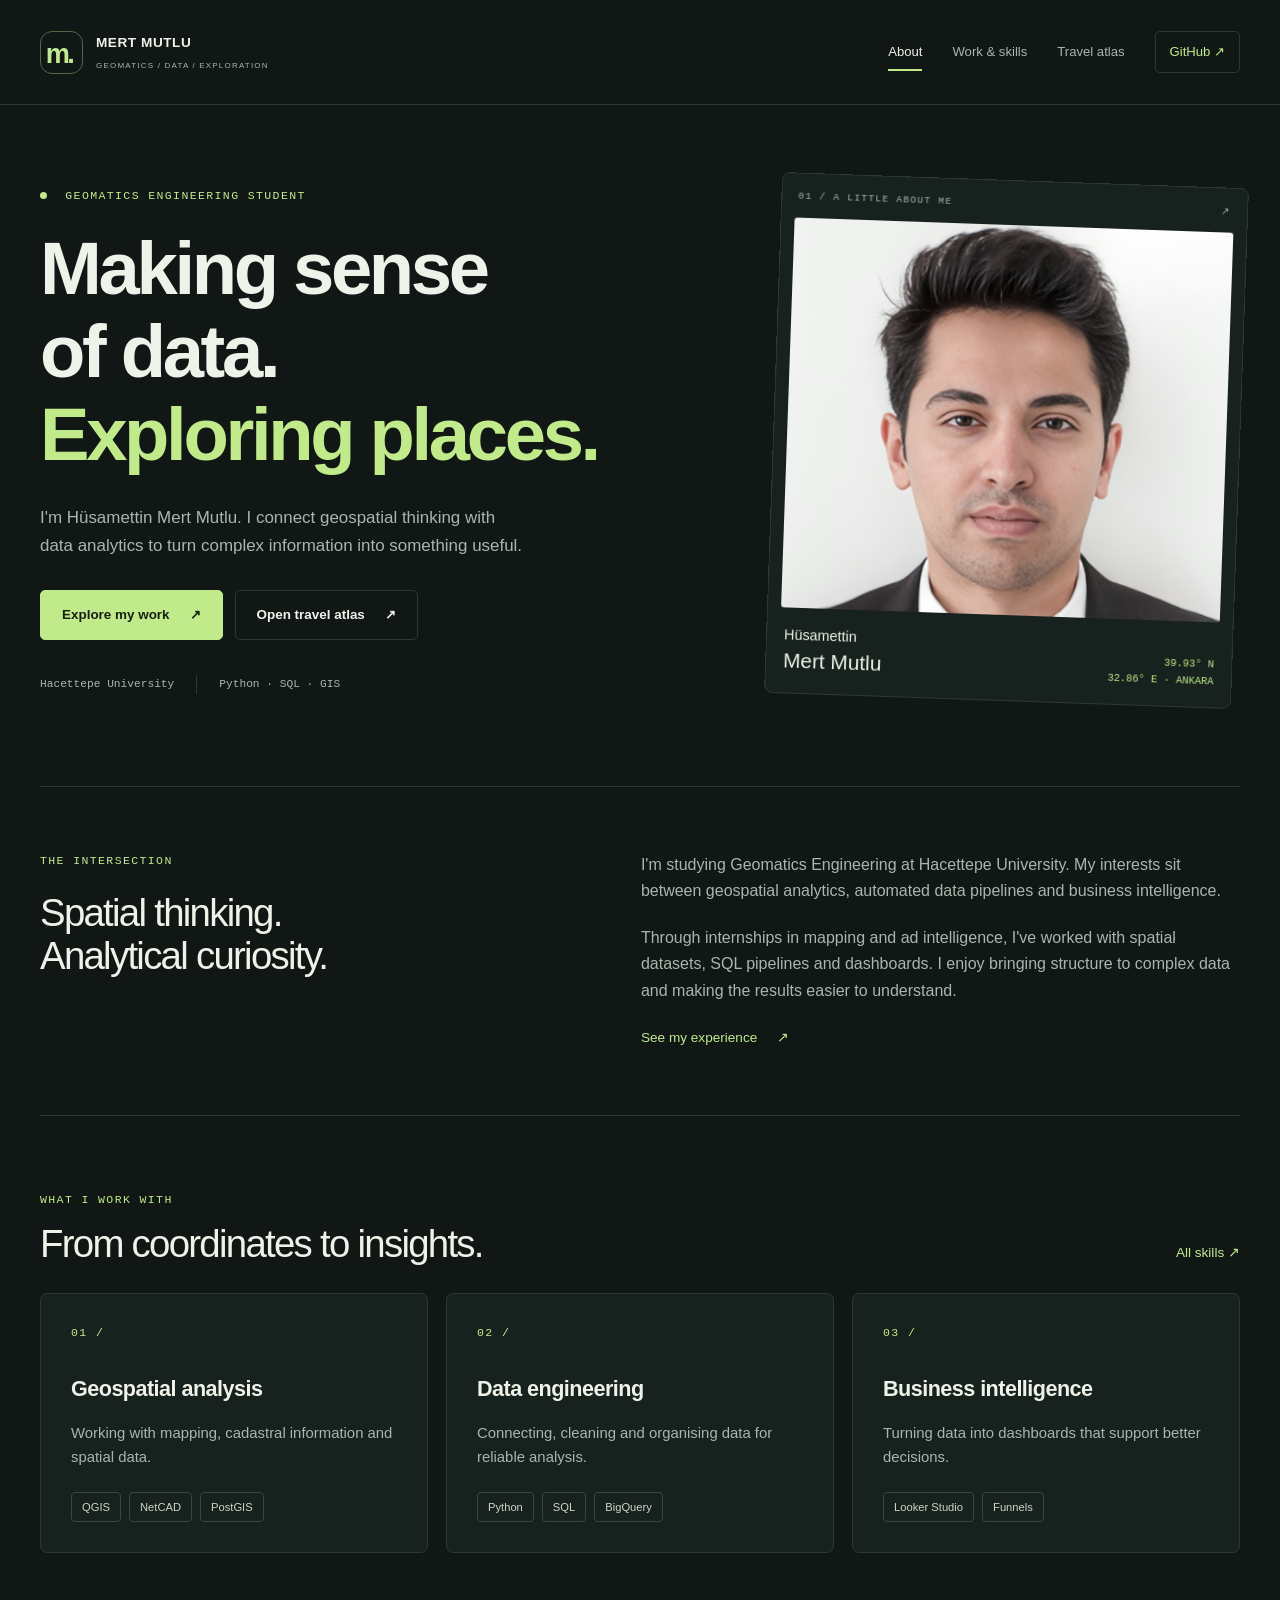
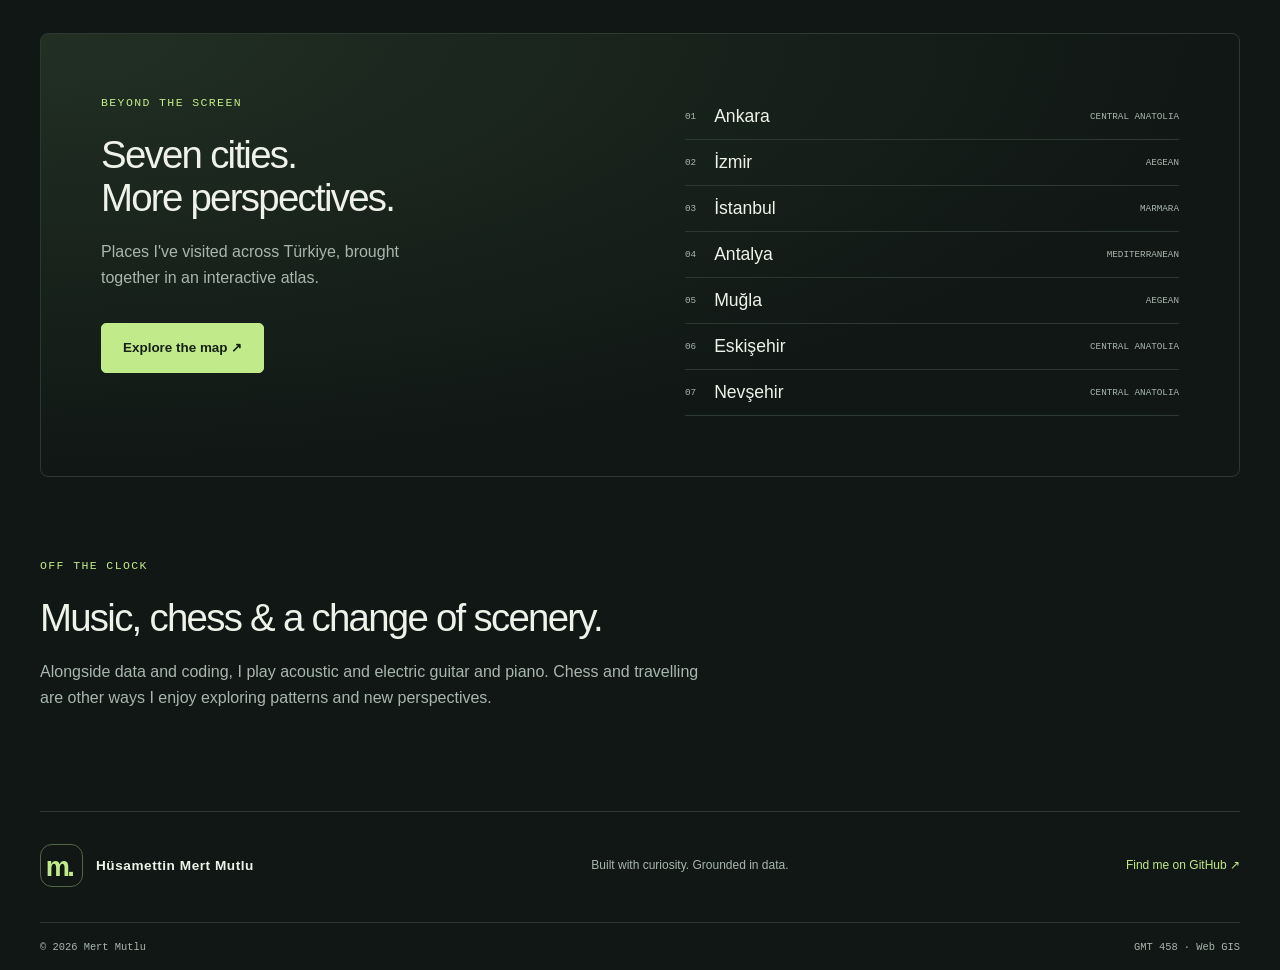
<file: index.html>
<!doctype html>
<html lang="en">
    <head>
        <meta charset="UTF-8" />
        <meta name="viewport" content="width=device-width, initial-scale=1.0" />
        <meta name="theme-color" content="#101715" />
        <meta
            name="description"
            content="Hüsamettin Mert Mutlu — geomatics engineering, data analytics and an interactive travel atlas of Türkiye."
        />
        <title>About | Mert Mutlu</title>
        <link rel="icon" href="images/favicon.svg" type="image/svg+xml" />
        <link rel="stylesheet" href="css/style.css" />
        <script defer src="js/site.js"></script>
    </head>
    <body>
        <a class="skip-link" href="#main">Skip to content</a>
        <header class="site-header">
            <div class="container nav">
                <a class="brand" href="index.html" aria-label="Mert Mutlu home">
                    <span class="brand-mark">m.</span>
                    <span>
                        MERT MUTLU
                        <span class="brand-sub">GEOMATICS / DATA / EXPLORATION</span>
                    </span>
                </a>
                <nav aria-label="Main navigation">
                    <a href="index.html" aria-current="page">About</a>
                    <a href="projects.html">Work & skills</a>
                    <a href="maps.html">Travel atlas</a>
                    <a
                        class="github-link"
                        href="https://github.com/mert0037"
                        target="_blank"
                        rel="noopener noreferrer"
                    >
                        GitHub ↗
                    </a>
                </nav>
            </div>
        </header>
        <main id="main">
            <section class="container hero">
                <div class="hero-copy">
                    <p class="eyebrow">
                        <span class="status-dot"></span>
                        GEOMATICS ENGINEERING STUDENT
                    </p>
                    <h1>
                        Making sense
                        <br />
                        of data.
                        <br />
                        <em>Exploring places.</em>
                    </h1>
                    <p class="hero-intro">
                        I'm Hüsamettin Mert Mutlu. I connect geospatial thinking with data analytics
                        to turn complex information into something useful.
                    </p>
                    <div class="button-row">
                        <a class="button primary" href="projects.html">
                            Explore my work
                            <span>↗</span>
                        </a>
                        <a class="button secondary" href="maps.html">
                            Open travel atlas
                            <span>↗</span>
                        </a>
                    </div>
                    <div class="hero-meta">
                        <span>Hacettepe University</span>
                        <span>Python · SQL · GIS</span>
                    </div>
                </div>
                <div class="portrait-wrap">
                    <div class="portrait-top">
                        <span>01 / A LITTLE ABOUT ME</span>
                        <span>↗</span>
                    </div>
                    <img
                        class="portrait"
                        src="images/portrait.png"
                        width="2770"
                        height="3694"
                        alt="Portrait of Hüsamettin Mert Mutlu"
                    />
                    <div class="portrait-caption">
                        <span>
                            Hüsamettin
                            <br />
                            <strong>Mert Mutlu</strong>
                        </span>
                        <span class="coordinate-label">
                            39.93° N
                            <br />
                            32.86° E · ANKARA
                        </span>
                    </div>
                </div>
            </section>
            <section class="container about-section">
                <div>
                    <p class="eyebrow">THE INTERSECTION</p>
                    <h2>
                        Spatial thinking.
                        <br />
                        Analytical curiosity.
                    </h2>
                </div>
                <div class="about-copy">
                    <p>
                        I'm studying Geomatics Engineering at Hacettepe University. My interests sit
                        between geospatial analytics, automated data pipelines and business
                        intelligence.
                    </p>
                    <p>
                        Through internships in mapping and ad intelligence, I've worked with spatial
                        datasets, SQL pipelines and dashboards. I enjoy bringing structure to
                        complex data and making the results easier to understand.
                    </p>
                    <a class="text-link" href="projects.html#experience">
                        See my experience
                        <span>↗</span>
                    </a>
                </div>
            </section>
            <section class="container">
                <div class="section-heading">
                    <div>
                        <p class="eyebrow">WHAT I WORK WITH</p>
                        <h2>From coordinates to insights.</h2>
                    </div>
                    <a class="text-link" href="projects.html">All skills ↗</a>
                </div>
                <div class="three-grid">
                    <article class="feature-card">
                        <span class="card-number">01 /</span>
                        <h3>Geospatial analysis</h3>
                        <p>Working with mapping, cadastral information and spatial data.</p>
                        <div class="tags">
                            <span>QGIS</span>
                            <span>NetCAD</span>
                            <span>PostGIS</span>
                        </div>
                    </article>
                    <article class="feature-card">
                        <span class="card-number">02 /</span>
                        <h3>Data engineering</h3>
                        <p>Connecting, cleaning and organising data for reliable analysis.</p>
                        <div class="tags">
                            <span>Python</span>
                            <span>SQL</span>
                            <span>BigQuery</span>
                        </div>
                    </article>
                    <article class="feature-card">
                        <span class="card-number">03 /</span>
                        <h3>Business intelligence</h3>
                        <p>Turning data into dashboards that support better decisions.</p>
                        <div class="tags">
                            <span>Looker Studio</span>
                            <span>Funnels</span>
                        </div>
                    </article>
                </div>
            </section>
            <section class="container travel-teaser">
                <div>
                    <p class="eyebrow">BEYOND THE SCREEN</p>
                    <h2>
                        Seven cities.
                        <br />
                        More perspectives.
                    </h2>
                    <p>
                        Places I've visited across Türkiye, brought together in an interactive
                        atlas.
                    </p>
                    <a class="button primary" href="maps.html">Explore the map ↗</a>
                </div>
                <div class="travel-list">
                    <span>
                        01
                        <b>Ankara</b>
                        CENTRAL ANATOLIA
                    </span>
                    <span>
                        02
                        <b>İzmir</b>
                        AEGEAN
                    </span>
                    <span>
                        03
                        <b>İstanbul</b>
                        MARMARA
                    </span>
                    <span>
                        04
                        <b>Antalya</b>
                        MEDITERRANEAN
                    </span>
                    <span>
                        05
                        <b>Muğla</b>
                        AEGEAN
                    </span>
                    <span>
                        06
                        <b>Eskişehir</b>
                        CENTRAL ANATOLIA
                    </span>
                    <span>
                        07
                        <b>Nevşehir</b>
                        CENTRAL ANATOLIA
                    </span>
                </div>
            </section>
            <section class="container interests">
                <p class="eyebrow">OFF THE CLOCK</p>
                <h2>Music, chess & a change of scenery.</h2>
                <p>
                    Alongside data and coding, I play acoustic and electric guitar and piano. Chess
                    and travelling are other ways I enjoy exploring patterns and new perspectives.
                </p>
            </section>
        </main>
        <footer class="site-footer container">
            <a class="brand" href="index.html">
                <span class="brand-mark">m.</span>
                <span>Hüsamettin Mert Mutlu</span>
            </a>
            <p>Built with curiosity. Grounded in data.</p>
            <a href="https://github.com/mert0037" target="_blank" rel="noopener noreferrer">
                Find me on GitHub ↗
            </a>
            <div class="footer-bottom">
                <span>© 2026 Mert Mutlu</span>
                <span>GMT 458 · Web GIS</span>
            </div>
        </footer>
    </body>
</html>
</file>
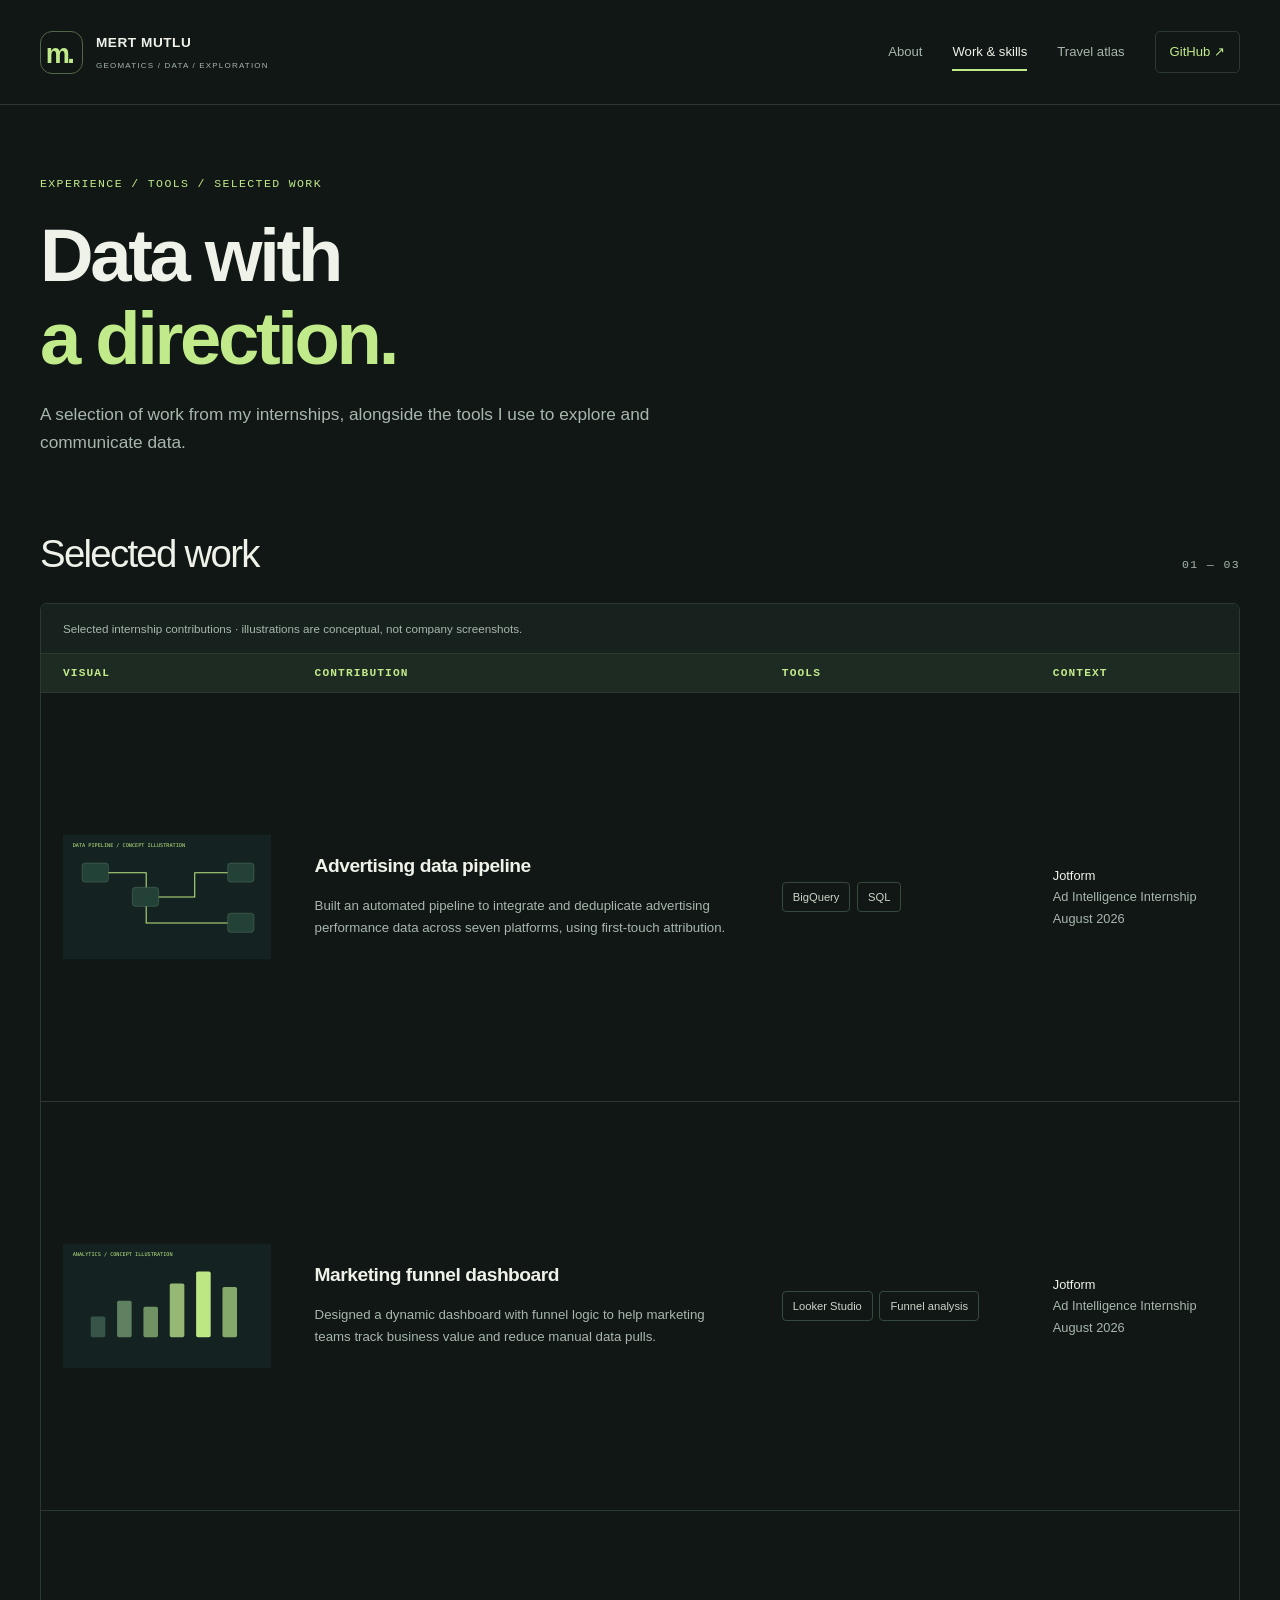
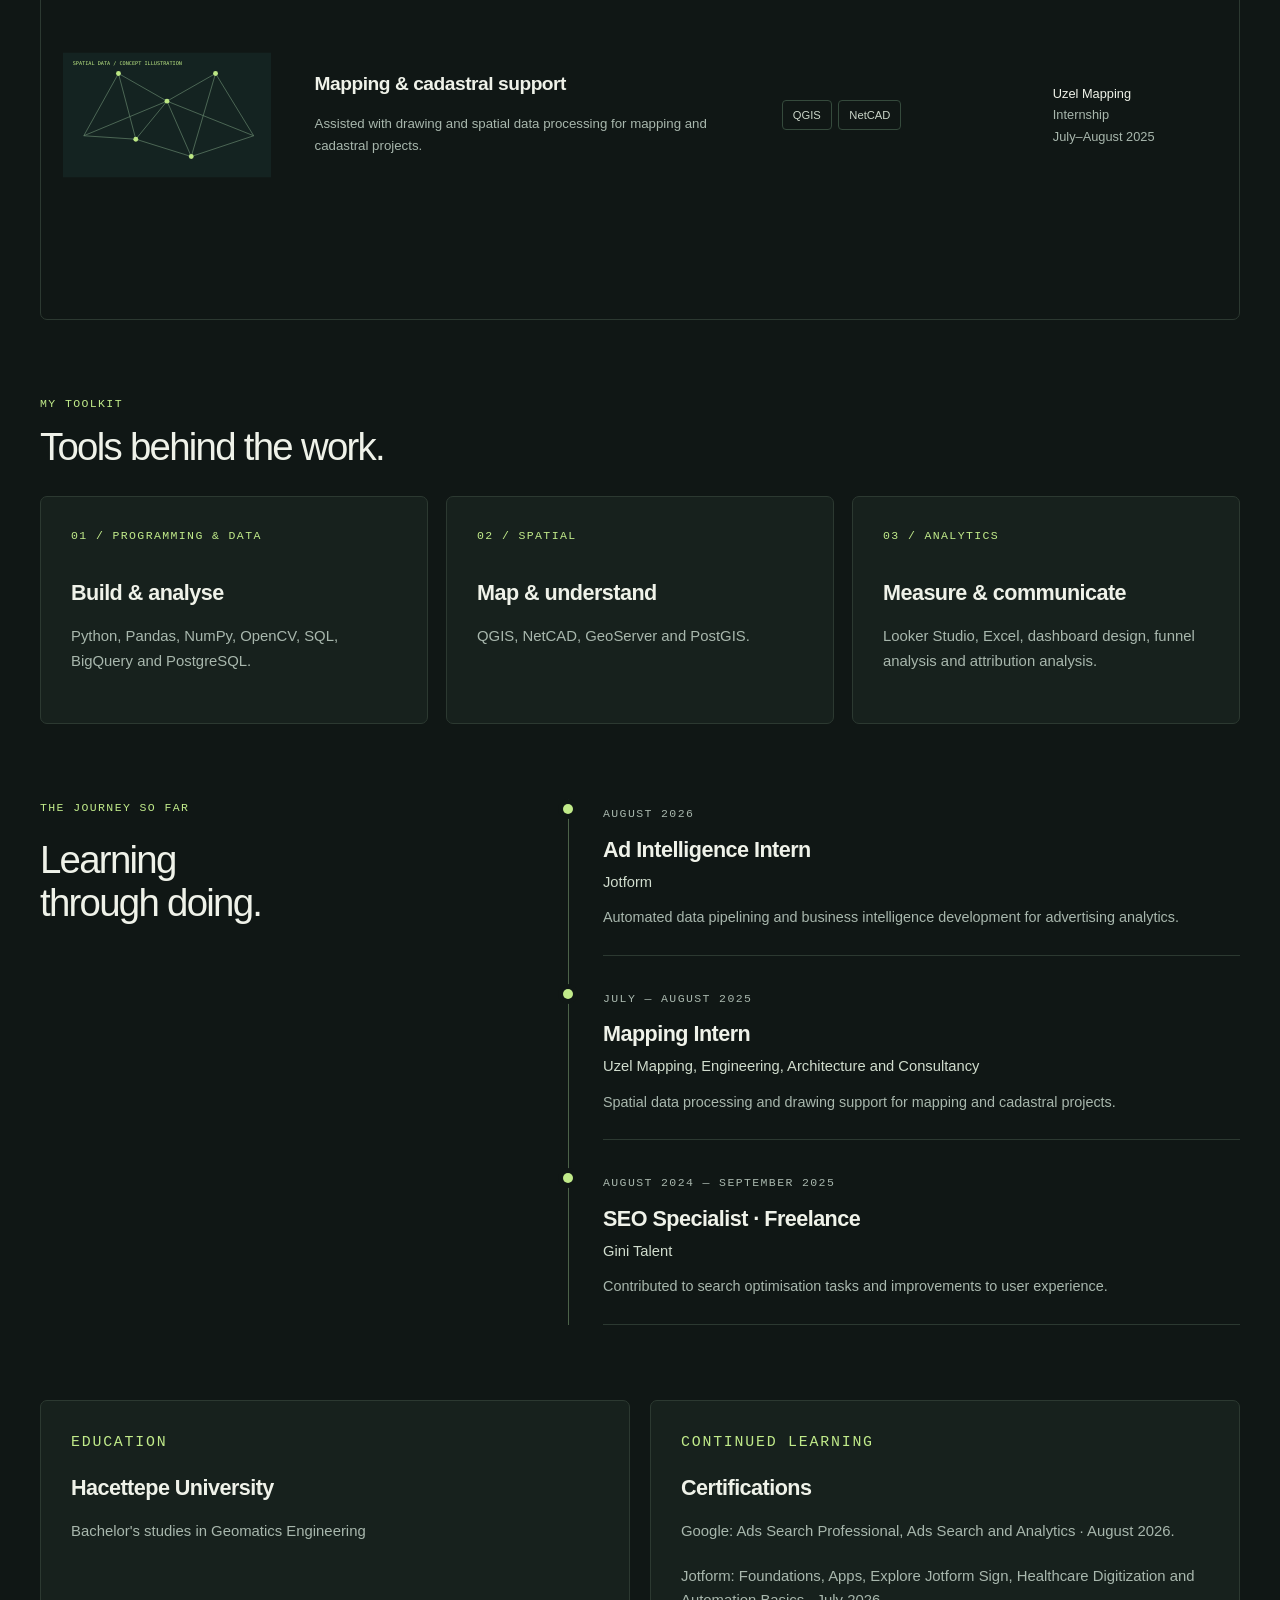
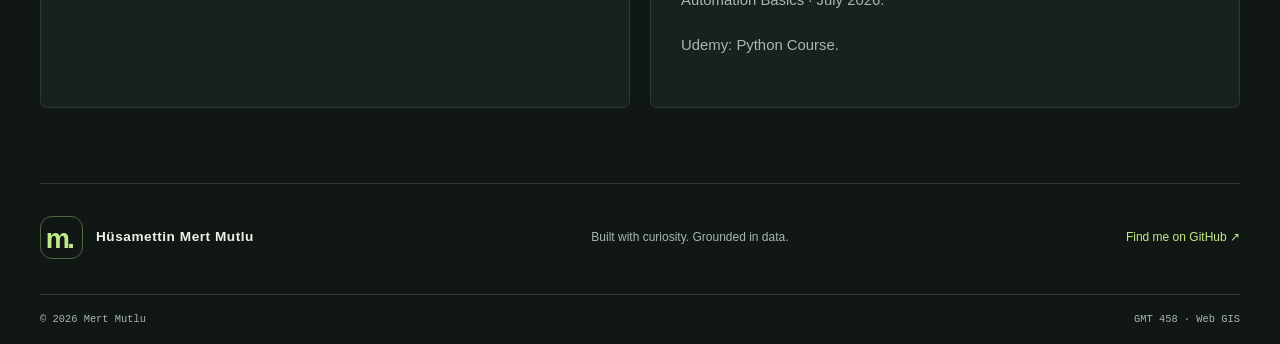
<file: projects.html>
<!doctype html>
<html lang="en">
    <head>
        <meta charset="UTF-8" />
        <meta name="viewport" content="width=device-width, initial-scale=1.0" />
        <meta name="theme-color" content="#101715" />
        <meta
            name="description"
            content="Hüsamettin Mert Mutlu — geomatics engineering, data analytics and an interactive travel atlas of Türkiye."
        />
        <title>Work & skills | Mert Mutlu</title>
        <link rel="icon" href="images/favicon.svg" type="image/svg+xml" />
        <link rel="stylesheet" href="css/style.css" />
        <script defer src="js/site.js"></script>
    </head>
    <body>
        <a class="skip-link" href="#main">Skip to content</a>
        <header class="site-header">
            <div class="container nav">
                <a class="brand" href="index.html" aria-label="Mert Mutlu home">
                    <span class="brand-mark">m.</span>
                    <span>
                        MERT MUTLU
                        <span class="brand-sub">GEOMATICS / DATA / EXPLORATION</span>
                    </span>
                </a>
                <nav aria-label="Main navigation">
                    <a href="index.html">About</a>
                    <a href="projects.html" aria-current="page">Work & skills</a>
                    <a href="maps.html">Travel atlas</a>
                    <a
                        class="github-link"
                        href="https://github.com/mert0037"
                        target="_blank"
                        rel="noopener noreferrer"
                    >
                        GitHub ↗
                    </a>
                </nav>
            </div>
        </header>
        <main id="main">
            <section class="container page-intro">
                <p class="eyebrow">EXPERIENCE / TOOLS / SELECTED WORK</p>
                <h1>
                    Data with
                    <br />
                    <em>a direction.</em>
                </h1>
                <p>
                    A selection of work from my internships, alongside the tools I use to explore
                    and communicate data.
                </p>
            </section>
            <section class="container">
                <div class="section-heading">
                    <h2>Selected work</h2>
                    <span class="small-label">01 — 03</span>
                </div>
                <div
                    class="table-scroll"
                    tabindex="0"
                    role="region"
                    aria-label="Selected work table; scroll horizontally on small screens"
                >
                    <table class="project-table">
                        <caption>
                            Selected internship contributions · illustrations are conceptual, not
                            company screenshots.
                        </caption>
                        <thead>
                            <tr>
                                <th scope="col">Visual</th>
                                <th scope="col">Contribution</th>
                                <th scope="col">Tools</th>
                                <th scope="col">Context</th>
                            </tr>
                        </thead>
                        <tbody>
                            <tr>
                                <td>
                                    <img
                                        src="images/projects/pipeline.svg"
                                        width="600"
                                        height="360"
                                        alt="Conceptual diagram of connected data pipeline stages"
                                    />
                                </td>
                                <th scope="row">
                                    <h3>Advertising data pipeline</h3>
                                    <p>
                                        Built an automated pipeline to integrate and deduplicate
                                        advertising performance data across seven platforms, using
                                        first-touch attribution.
                                    </p>
                                </th>
                                <td>
                                    <span class="table-tag">BigQuery</span>
                                    <span class="table-tag">SQL</span>
                                </td>
                                <td>
                                    Jotform
                                    <br />
                                    <span class="muted">
                                        Ad Intelligence Internship
                                        <br />
                                        August 2026
                                    </span>
                                </td>
                            </tr>
                            <tr>
                                <td>
                                    <img
                                        src="images/projects/dashboard.svg"
                                        width="600"
                                        height="360"
                                        alt="Conceptual analytics bar chart, not actual performance data"
                                    />
                                </td>
                                <th scope="row">
                                    <h3>Marketing funnel dashboard</h3>
                                    <p>
                                        Designed a dynamic dashboard with funnel logic to help
                                        marketing teams track business value and reduce manual data
                                        pulls.
                                    </p>
                                </th>
                                <td>
                                    <span class="table-tag">Looker Studio</span>
                                    <span class="table-tag">Funnel analysis</span>
                                </td>
                                <td>
                                    Jotform
                                    <br />
                                    <span class="muted">
                                        Ad Intelligence Internship
                                        <br />
                                        August 2026
                                    </span>
                                </td>
                            </tr>
                            <tr>
                                <td>
                                    <img
                                        src="images/projects/gis.svg"
                                        width="600"
                                        height="360"
                                        alt="Conceptual network of survey points and parcel edges"
                                    />
                                </td>
                                <th scope="row">
                                    <h3>Mapping & cadastral support</h3>
                                    <p>
                                        Assisted with drawing and spatial data processing for
                                        mapping and cadastral projects.
                                    </p>
                                </th>
                                <td>
                                    <span class="table-tag">QGIS</span>
                                    <span class="table-tag">NetCAD</span>
                                </td>
                                <td>
                                    Uzel Mapping
                                    <br />
                                    <span class="muted">
                                        Internship
                                        <br />
                                        July–August 2025
                                    </span>
                                </td>
                            </tr>
                        </tbody>
                    </table>
                </div>
            </section>
            <section class="container section-space">
                <div class="section-heading">
                    <div>
                        <p class="eyebrow">MY TOOLKIT</p>
                        <h2>Tools behind the work.</h2>
                    </div>
                </div>
                <div class="three-grid">
                    <article class="feature-card">
                        <span class="card-number">01 / PROGRAMMING & DATA</span>
                        <h3>Build & analyse</h3>
                        <p>Python, Pandas, NumPy, OpenCV, SQL, BigQuery and PostgreSQL.</p>
                    </article>
                    <article class="feature-card">
                        <span class="card-number">02 / SPATIAL</span>
                        <h3>Map & understand</h3>
                        <p>QGIS, NetCAD, GeoServer and PostGIS.</p>
                    </article>
                    <article class="feature-card">
                        <span class="card-number">03 / ANALYTICS</span>
                        <h3>Measure & communicate</h3>
                        <p>
                            Looker Studio, Excel, dashboard design, funnel analysis and attribution
                            analysis.
                        </p>
                    </article>
                </div>
            </section>
            <section class="container experience-layout section-space" id="experience">
                <div>
                    <p class="eyebrow">THE JOURNEY SO FAR</p>
                    <h2>
                        Learning
                        <br />
                        through doing.
                    </h2>
                </div>
                <div class="timeline">
                    <article>
                        <span class="small-label">AUGUST 2026</span>
                        <h3>Ad Intelligence Intern</h3>
                        <p class="organisation">Jotform</p>
                        <p>
                            Automated data pipelining and business intelligence development for
                            advertising analytics.
                        </p>
                    </article>
                    <article>
                        <span class="small-label">JULY — AUGUST 2025</span>
                        <h3>Mapping Intern</h3>
                        <p class="organisation">
                            Uzel Mapping, Engineering, Architecture and Consultancy
                        </p>
                        <p>
                            Spatial data processing and drawing support for mapping and cadastral
                            projects.
                        </p>
                    </article>
                    <article>
                        <span class="small-label">AUGUST 2024 — SEPTEMBER 2025</span>
                        <h3>SEO Specialist · Freelance</h3>
                        <p class="organisation">Gini Talent</p>
                        <p>
                            Contributed to search optimisation tasks and improvements to user
                            experience.
                        </p>
                    </article>
                </div>
            </section>
            <section class="container two-grid section-space">
                <article class="feature-card">
                    <p class="eyebrow">EDUCATION</p>
                    <h3>Hacettepe University</h3>
                    <p>Bachelor's studies in Geomatics Engineering</p>
                </article>
                <article class="feature-card">
                    <p class="eyebrow">CONTINUED LEARNING</p>
                    <h3>Certifications</h3>
                    <p>Google: Ads Search Professional, Ads Search and Analytics · August 2026.</p>
                    <p>
                        Jotform: Foundations, Apps, Explore Jotform Sign, Healthcare Digitization
                        and Automation Basics · July 2026.
                    </p>
                    <p>Udemy: Python Course.</p>
                </article>
            </section>
        </main>
        <footer class="site-footer container">
            <a class="brand" href="index.html">
                <span class="brand-mark">m.</span>
                <span>Hüsamettin Mert Mutlu</span>
            </a>
            <p>Built with curiosity. Grounded in data.</p>
            <a href="https://github.com/mert0037" target="_blank" rel="noopener noreferrer">
                Find me on GitHub ↗
            </a>
            <div class="footer-bottom">
                <span>© 2026 Mert Mutlu</span>
                <span>GMT 458 · Web GIS</span>
            </div>
        </footer>
    </body>
</html>
</file>
<file: css/style.css>
/* Shared presentation for all three standalone HTML pages. */
:root {
    --bg: #101715;
    --surface: #17211d;
    --line: #2c3931;
    --text: #eff2e9;
    --muted: #a8b7ad;
    --accent: #c1eb8a;
    --ink: #172014;
    color-scheme: dark;
}
* {
    box-sizing: border-box;
}
html {
    scroll-behavior: smooth;
    scroll-padding-top: 100px;
}
body {
    margin: 0;
    background: var(--bg);
    color: var(--text);
    font-family: Arial, Helvetica, sans-serif;
    line-height: 1.65;
}
a {
    color: inherit;
    text-decoration: none;
}
button,
input,
select {
    font: inherit;
}
button,
select {
    cursor: pointer;
}
img {
    max-width: 100%;
    display: block;
}
button {
    color: inherit;
}
p {
    color: var(--muted);
    margin: 0 0 1.25rem;
}
h1,
h2,
h3 {
    line-height: 1.12;
    letter-spacing: -0.045em;
    margin: 0 0 1.2rem;
}
h1 {
    font-size: clamp(3.1rem, 5.8vw, 5.4rem);
    font-weight: 600;
}
h2 {
    font-size: clamp(2rem, 3vw, 3rem);
    font-weight: 500;
}
h3 {
    font-size: 1.35rem;
    letter-spacing: -0.025em;
}
em {
    font-style: normal;
    color: var(--accent);
}
a,
button,
select {
    touch-action: manipulation;
}
:focus-visible {
    outline: 3px solid var(--accent);
    outline-offset: 5px;
}
.container {
    width: min(1200px, calc(100% - 80px));
    margin-inline: auto;
}
.eyebrow,
.small-label,
.card-number {
    font-family: Consolas, "Courier New", monospace;
    font-size: 0.72rem;
    letter-spacing: 0.12em;
    line-height: 1.6;
}
.eyebrow {
    color: var(--accent);
    margin-bottom: 1.3rem;
}
.small-label {
    color: var(--muted);
}
.skip-link {
    position: fixed;
    top: -100px;
    left: 20px;
    z-index: 9999;
    background: var(--accent);
    color: var(--ink);
    padding: 12px;
}
.skip-link:focus {
    top: 12px;
}
.site-header {
    border-bottom: 1px solid var(--line);
    background: rgba(16, 23, 21, 0.96);
}
.nav {
    min-height: 104px;
    display: flex;
    align-items: center;
    justify-content: space-between;
    gap: 24px;
}
.brand {
    display: flex;
    align-items: center;
    gap: 13px;
    font-size: 0.85rem;
    font-weight: 700;
    letter-spacing: 0.04em;
}
.brand-mark {
    display: grid;
    place-items: center;
    width: 43px;
    height: 43px;
    border: 1px solid #526748;
    border-radius: 12px;
    color: var(--accent);
    font-size: 1.7rem;
    letter-spacing: -0.1em;
    padding-right: 5px;
}
.brand-sub {
    display: block;
    font-size: 0.5rem;
    letter-spacing: 0.15em;
    font-weight: 400;
    color: var(--muted);
    margin-top: 4px;
}
nav {
    display: flex;
    gap: 30px;
    align-items: center;
}
nav a {
    font-size: 0.82rem;
    color: var(--muted);
    padding: 12px 0;
    position: relative;
}
nav a:hover,
nav a[aria-current] {
    color: var(--text);
}
nav a[aria-current]:after {
    content: "";
    position: absolute;
    bottom: 4px;
    left: 0;
    right: 0;
    height: 2px;
    background: var(--accent);
}
nav .github-link {
    border: 1px solid var(--line);
    border-radius: 5px;
    padding: 9px 14px;
    color: var(--accent);
}
.hero {
    display: grid;
    grid-template-columns: 1.4fr 1fr;
    gap: 80px;
    align-items: center;
    padding-block: 75px 85px;
}
.hero-copy {
    animation: arrive 0.7s ease-out both;
}
.status-dot {
    display: inline-block;
    width: 7px;
    height: 7px;
    border-radius: 50%;
    background: var(--accent);
    margin-right: 10px;
    animation: signal 2.5s ease-in-out 3;
}
.hero-intro {
    max-width: 490px;
    font-size: 1.06rem;
    margin-top: 28px;
}
.button-row {
    display: flex;
    gap: 12px;
    flex-wrap: wrap;
    margin-top: 30px;
}
.button {
    display: inline-flex;
    align-items: center;
    justify-content: center;
    gap: 20px;
    padding: 13px 21px;
    border-radius: 5px;
    font-size: 0.84rem;
    font-weight: 600;
    border: 1px solid var(--line);
    transition:
        transform 0.2s,
        background 0.2s;
}
.button:hover {
    transform: translateY(-3px);
}
.primary {
    background: var(--accent);
    color: var(--ink);
    border-color: var(--accent);
}
.primary:hover {
    background: #d4f6ad;
}
.secondary {
    background: transparent;
    color: var(--text);
}
.hero-meta {
    display: flex;
    gap: 22px;
    margin-top: 35px;
    font-family: Consolas, monospace;
    font-size: 0.7rem;
    color: var(--muted);
}
.hero-meta span + span {
    border-left: 1px solid var(--line);
    padding-left: 22px;
}
.portrait-wrap {
    border: 1px solid var(--line);
    padding: 13px;
    border-radius: 8px;
    transform: rotate(2deg);
    background: var(--surface);
    animation: arrive 0.9s ease-out both;
}
.portrait-top {
    display: flex;
    justify-content: space-between;
    color: var(--muted);
    font:
        0.6rem Consolas,
        monospace;
    letter-spacing: 0.13em;
    padding: 4px 3px 15px;
}
.portrait {
    width: 100%;
    height: 390px;
    object-fit: cover;
    object-position: center 34%;
    border-radius: 3px;
    filter: saturate(0.65);
}
.portrait-caption {
    padding: 17px 4px 4px;
    display: flex;
    justify-content: space-between;
    align-items: end;
    font-size: 0.9rem;
    line-height: 1.45;
}
.portrait-caption strong {
    font-size: 1.3rem;
    font-weight: 500;
}
.coordinate-label {
    font:
        0.65rem/1.65 Consolas,
        monospace;
    color: var(--accent);
    text-align: right;
}
.about-section {
    border-block: 1px solid var(--line);
    padding-block: 65px;
    display: grid;
    grid-template-columns: 1fr 1.15fr;
    gap: 80px;
    margin-bottom: 75px;
}
.about-copy p {
    font-size: 1rem;
}
.text-link {
    border: none;
    background: none;
    padding: 0;
    color: var(--accent);
    font-size: 0.85rem;
    display: inline-flex;
    align-items: center;
    gap: 20px;
}
.text-link:hover {
    text-decoration: underline;
    text-underline-offset: 5px;
}
.section-heading {
    display: flex;
    align-items: end;
    justify-content: space-between;
    gap: 20px;
    margin-bottom: 28px;
}
.section-heading h2 {
    margin-bottom: 0;
}
.section-heading .eyebrow {
    margin-bottom: 12px;
}
.three-grid {
    display: grid;
    grid-template-columns: repeat(3, 1fr);
    gap: 18px;
}
.feature-card {
    padding: 30px;
    background: var(--surface);
    border: 1px solid var(--line);
    border-radius: 7px;
}
.card-number {
    display: block;
    color: var(--accent);
    margin-bottom: 35px;
}
.feature-card p {
    font-size: 0.93rem;
}
.tags {
    display: flex;
    gap: 8px;
    flex-wrap: wrap;
    margin-top: 22px;
}
.tags span,
.table-tag {
    padding: 5px 10px;
    border: 1px solid #354a3c;
    border-radius: 4px;
    font-size: 0.7rem;
    color: #cbd6c9;
}
.travel-teaser {
    display: grid;
    grid-template-columns: 1fr 1fr;
    gap: 90px;
    padding: 60px;
    margin-top: 80px;
    border: 1px solid var(--line);
    border-radius: 8px;
    background: radial-gradient(ellipse at top left, #223024, transparent 70%);
}
.travel-teaser p {
    max-width: 360px;
}
.travel-teaser .button {
    margin-top: 12px;
}
.travel-list span {
    display: flex;
    gap: 18px;
    padding: 12px 0;
    border-bottom: 1px solid var(--line);
    font:
        0.58rem/1.7 Consolas,
        monospace;
    color: var(--muted);
    align-items: center;
}
.travel-list b {
    font:
        1.1rem Arial,
        sans-serif;
    font-weight: 400;
    color: var(--text);
    flex: 1;
}
.interests {
    padding-block: 80px;
}
.interests p:last-child {
    max-width: 670px;
}
.site-footer {
    border-top: 1px solid var(--line);
    padding-top: 32px;
    display: flex;
    align-items: center;
    justify-content: space-between;
    gap: 20px;
    flex-wrap: wrap;
}
.site-footer p,
.site-footer > a:last-of-type {
    font-size: 0.75rem;
    margin: 0;
}
.site-footer > a:last-of-type {
    color: var(--accent);
}
.footer-bottom {
    width: 100%;
    display: flex;
    justify-content: space-between;
    border-top: 1px solid var(--line);
    margin-top: 15px;
    padding-block: 18px;
    font:
        0.65rem Consolas,
        monospace;
    color: var(--muted);
}
.page-intro {
    padding-block: 70px 55px;
}
.page-intro > p:last-child {
    max-width: 620px;
    font-size: 1.08rem;
}
.section-space {
    margin-block: 75px;
}
.table-scroll {
    overflow: auto;
    border: 1px solid var(--line);
    border-radius: 7px;
}
.project-table {
    width: 100%;
    border-collapse: collapse;
    text-align: left;
    min-width: 820px;
}
.project-table caption {
    text-align: left;
    padding: 15px 22px;
    background: var(--surface);
    font-size: 0.73rem;
    color: var(--muted);
}
.project-table thead {
    background: #1e2b23;
    color: var(--accent);
    font:
        0.7rem Consolas,
        monospace;
    text-transform: uppercase;
    letter-spacing: 0.1em;
}
.project-table td,
.project-table th {
    padding: 24px 22px;
    border-top: 1px solid var(--line);
    vertical-align: middle;
}
.project-table thead th {
    padding-block: 13px;
}
.project-table th[scope="row"] {
    font-weight: 400;
    width: 39%;
}
.project-table h3 {
    font-size: 1.2rem;
}
.project-table p {
    font-size: 0.83rem;
    margin: 0;
    line-height: 1.65;
}
.project-table td:first-child {
    width: 21%;
}
.project-table img {
    min-width: 130px;
    width: 100%;
    border-radius: 5px;
}
.project-table td {
    font-size: 0.8rem;
}
.table-tag {
    display: inline-block;
    margin: 3px 3px 3px 0;
}
.muted {
    color: var(--muted);
}
.experience-layout {
    display: grid;
    grid-template-columns: 1fr 1.5fr;
    gap: 80px;
}
.timeline {
    border-left: 1px solid #4c6249;
    padding-left: 34px;
}
.timeline article {
    position: relative;
    padding-bottom: 25px;
    margin-bottom: 28px;
    border-bottom: 1px solid var(--line);
}
.timeline article:before {
    content: "";
    position: absolute;
    left: -40px;
    top: 5px;
    width: 10px;
    height: 10px;
    border-radius: 50%;
    background: var(--accent);
    box-shadow: 0 0 0 5px var(--bg);
}
.timeline article:last-child {
    margin-bottom: 0;
}
.timeline h3 {
    margin-top: 12px;
    margin-bottom: 8px;
}
.timeline .organisation {
    color: #d1ddce;
    font-size: 0.92rem;
    margin-bottom: 12px;
}
.timeline p:last-child {
    font-size: 0.9rem;
    margin-bottom: 0;
}
.two-grid {
    display: grid;
    grid-template-columns: 1fr 1fr;
    gap: 20px;
}
hr {
    border: none;
    border-top: 1px solid var(--line);
    margin: 26px 0;
}
.atlas-stats {
    display: flex;
    gap: 40px;
    border-top: 1px solid var(--line);
    margin-top: 35px;
    padding-top: 25px;
}
.atlas-stats span {
    color: var(--muted);
    font-size: 0.8rem;
    display: flex;
    gap: 12px;
    align-items: center;
}
.atlas-stats b {
    color: var(--text);
    font-size: 1.65rem;
    font-weight: 400;
}
.atlas-toolbar {
    display: flex;
    justify-content: space-between;
    align-items: center;
    gap: 30px;
}
.atlas-toolbar .eyebrow {
    margin-bottom: 9px;
}
.atlas-toolbar p {
    font-size: 0.9rem;
    max-width: 510px;
    margin-bottom: 0;
}
.city-selector {
    display: flex;
    gap: 9px;
    align-items: end;
    flex-wrap: wrap;
}
.city-selector label {
    flex-basis: 100%;
    font-size: 0.72rem;
    color: var(--muted);
}
select {
    background: var(--surface);
    color: var(--text);
    border: 1px solid #53674d;
    border-radius: 4px;
    padding: 12px;
    min-width: 175px;
}
.city-selector .button {
    padding: 13px;
}
.map-hint {
    font-size: 0.8rem;
    margin: 25px 0 18px;
    padding: 12px 16px;
    border-left: 2px solid var(--accent);
    background: var(--surface);
}
.map-grid {
    display: grid;
    grid-template-columns: 1fr 1fr;
    gap: 20px;
}
.map-panel {
    border: 1px solid var(--line);
    border-radius: 7px;
    overflow: hidden;
    background: var(--surface);
    min-width: 0;
}
.map-heading {
    display: flex;
    justify-content: space-between;
    align-items: center;
    padding: 21px;
}
.map-heading h2 {
    font-size: 1.65rem;
    margin: 4px 0 0;
}
.map-heading .small-label {
    font-size: 0.6rem;
}
.map-badge {
    color: var(--accent);
    border: 1px solid #44583a;
    border-radius: 20px;
    padding: 4px 10px;
    font-size: 0.65rem;
}
.map {
    width: 100%;
    height: 400px;
    background: #cbd3d0;
    color: #172014;
    position: relative;
}
.map:focus-visible {
    outline-offset: -4px;
}
.map-footer {
    padding: 13px 17px;
    display: flex;
    justify-content: space-between;
    gap: 10px;
    align-items: center;
    min-height: 65px;
}
.map-footer p {
    margin: 0;
    font:
        0.68rem/1.6 Consolas,
        monospace;
}
.map-footer .text-link {
    white-space: nowrap;
    font-size: 0.72rem;
}
.map-footnote {
    font-size: 0.7rem;
    margin-top: 15px;
}
.city-grid {
    display: grid;
    grid-template-columns: repeat(3, 1fr);
    gap: 22px;
}
.city-card {
    border: 1px solid var(--line);
    border-radius: 7px;
    overflow: hidden;
    background: var(--surface);
}
.city-card img {
    width: 100%;
    aspect-ratio: 5/3;
    object-fit: cover;
    transition: transform 0.35s;
}
.city-card:hover img {
    transform: scale(1.025);
}
.city-card-body {
    padding: 22px;
}
.city-card h3 {
    font-size: 1.55rem;
    margin: 9px 0 12px;
}
.city-card p {
    font-size: 0.86rem;
    min-height: 46px;
}
.city-card .small-label {
    font-size: 0.62rem;
}
.map-popup {
    background: #fff;
    color: #1c2b20;
    border-radius: 7px;
    box-shadow: 0 4px 25px #0004;
    padding: 17px;
    min-width: 210px;
    max-width: 280px;
    position: relative;
}
.map-popup h3 {
    margin: 0 25px 7px 0;
    font-size: 1.2rem;
    color: #172014;
}
.map-popup p,
.leaflet-popup-content p {
    font-size: 0.8rem;
    color: #3d5045;
    margin: 5px 0;
}
.popup-close {
    position: absolute;
    right: 5px;
    top: 3px;
    border: 0;
    background: none;
    color: #263c2c;
    font-size: 1.2rem;
    padding: 4px 7px;
}
.leaflet-popup-content h3 {
    font-size: 1.2rem;
    color: #172014;
}
.leaflet-container {
    font-family: Arial, sans-serif;
}
.ol-control button {
    background: #173522 !important;
    color: #fff !important;
}
.ol-attribution {
    font-size: 10px !important;
}
.notice {
    padding: 20px;
    background: #342e1b;
    color: #f3dfac;
}
.map .notice {
    position: absolute;
    inset: 10px;
    z-index: 1000;
    height: fit-content;
}
.map-popup[hidden] {
    display: none;
}
/* Actual CSS keyframe animations; honour reduced-motion preferences. */
@keyframes arrive {
    from {
        opacity: 0;
        translate: 0 18px;
    }
    to {
        opacity: 1;
        translate: 0 0;
    }
}
@keyframes signal {
    0%,
    100% {
        box-shadow: 0 0 0 0 #c1eb8a00;
    }
    50% {
        box-shadow: 0 0 0 6px #c1eb8a22;
    }
}
@media (min-width: 1500px) {
    .hero {
        gap: 100px;
    }
    .portrait {
        height: 440px;
    }
}
@media (max-width: 1000px) {
    .container {
        width: calc(100% - 48px);
    }
    .hero {
        gap: 36px;
    }
    .hero h1 {
        font-size: 3.7rem;
    }
    .portrait {
        height: 345px;
    }
    nav {
        gap: 18px;
    }
    .brand-sub {
        display: none;
    }
    .travel-teaser {
        padding: 35px;
        gap: 40px;
    }
    .feature-card {
        padding: 23px;
    }
    .about-section {
        gap: 40px;
    }
    .map-grid {
        grid-template-columns: 1fr;
    }
    .map {
        height: 440px;
    }
    .atlas-toolbar {
        align-items: start;
    }
    .experience-layout {
        gap: 35px;
    }
}
@media (max-width: 700px) {
    .container {
        width: calc(100% - 36px);
    }
    .nav {
        flex-direction: column;
        align-items: start;
        gap: 10px;
        padding-block: 18px;
        min-height: 0;
    }
    nav {
        width: 100%;
        justify-content: space-between;
        gap: 12px;
    }
    nav a {
        font-size: 0.73rem;
    }
    nav .github-link {
        padding: 6px 9px;
    }
    .brand-mark {
        width: 34px;
        height: 34px;
        font-size: 1.4rem;
    }
    .brand-sub {
        display: block;
    }
    .hero {
        grid-template-columns: 1fr;
        gap: 40px;
        padding-block: 44px 52px;
    }
    .hero h1 {
        font-size: clamp(2.8rem, 10.3vw, 4rem);
    }
    .hero-intro {
        font-size: 1rem;
    }
    .hero-meta {
        font-size: 0.63rem;
        gap: 14px;
    }
    .hero-meta span + span {
        padding-left: 14px;
    }
    .portrait-wrap {
        max-width: 420px;
        width: 95%;
        justify-self: center;
    }
    .portrait {
        height: 370px;
        object-position: center 32%;
    }
    .about-section {
        grid-template-columns: 1fr;
        gap: 20px;
        padding-block: 40px;
        margin-bottom: 50px;
    }
    .three-grid,
    .two-grid,
    .experience-layout {
        grid-template-columns: 1fr;
    }
    .feature-card {
        padding: 26px;
    }
    .card-number {
        margin-bottom: 25px;
    }
    .section-heading {
        align-items: start;
    }
    .section-heading .small-label {
        display: none;
    }
    .section-heading > .text-link {
        white-space: nowrap;
        font-size: 0.75rem;
    }
    .travel-teaser {
        grid-template-columns: 1fr;
        padding: 28px;
        gap: 28px;
        margin-top: 50px;
    }
    .interests {
        padding-block: 50px;
    }
    .site-footer {
        align-items: start;
        gap: 15px;
    }
    .site-footer p {
        width: 100%;
    }
    .page-intro {
        padding-block: 42px 35px;
    }
    .page-intro h1 {
        font-size: clamp(2.65rem, 10vw, 4rem);
    }
    .page-intro > p:last-child {
        font-size: 1rem;
    }
    .section-space {
        margin-block: 48px;
    }
    .atlas-stats {
        gap: 20px;
        justify-content: space-between;
    }
    .atlas-stats span {
        flex-direction: column;
        align-items: start;
        gap: 0;
        font-size: 0.7rem;
    }
    .atlas-toolbar {
        flex-direction: column;
        gap: 20px;
    }
    .city-selector {
        width: 100%;
    }
    .city-selector select {
        flex: 1;
        min-width: 0;
    }
    .map {
        height: 350px;
    }
    .map-heading {
        padding: 17px;
    }
    .map-heading h2 {
        font-size: 1.45rem;
    }
    .map-badge {
        font-size: 0.6rem;
    }
    .city-grid {
        grid-template-columns: 1fr;
    }
    .city-card p {
        min-height: 0;
    }
    .table-scroll {
        margin-right: 0;
    }
    .timeline {
        margin-left: 5px;
    }
    .map-footer {
        align-items: start;
    }
    .button {
        font-size: 0.8rem;
        padding: 12px 16px;
    }
    .city-card img {
        max-height: 250px;
    }
}
@media (prefers-reduced-motion: reduce) {
    html {
        scroll-behavior: auto;
    }
    *,
    *:before,
    *:after {
        animation: none !important;
        transition: none !important;
    }
}
</file>
